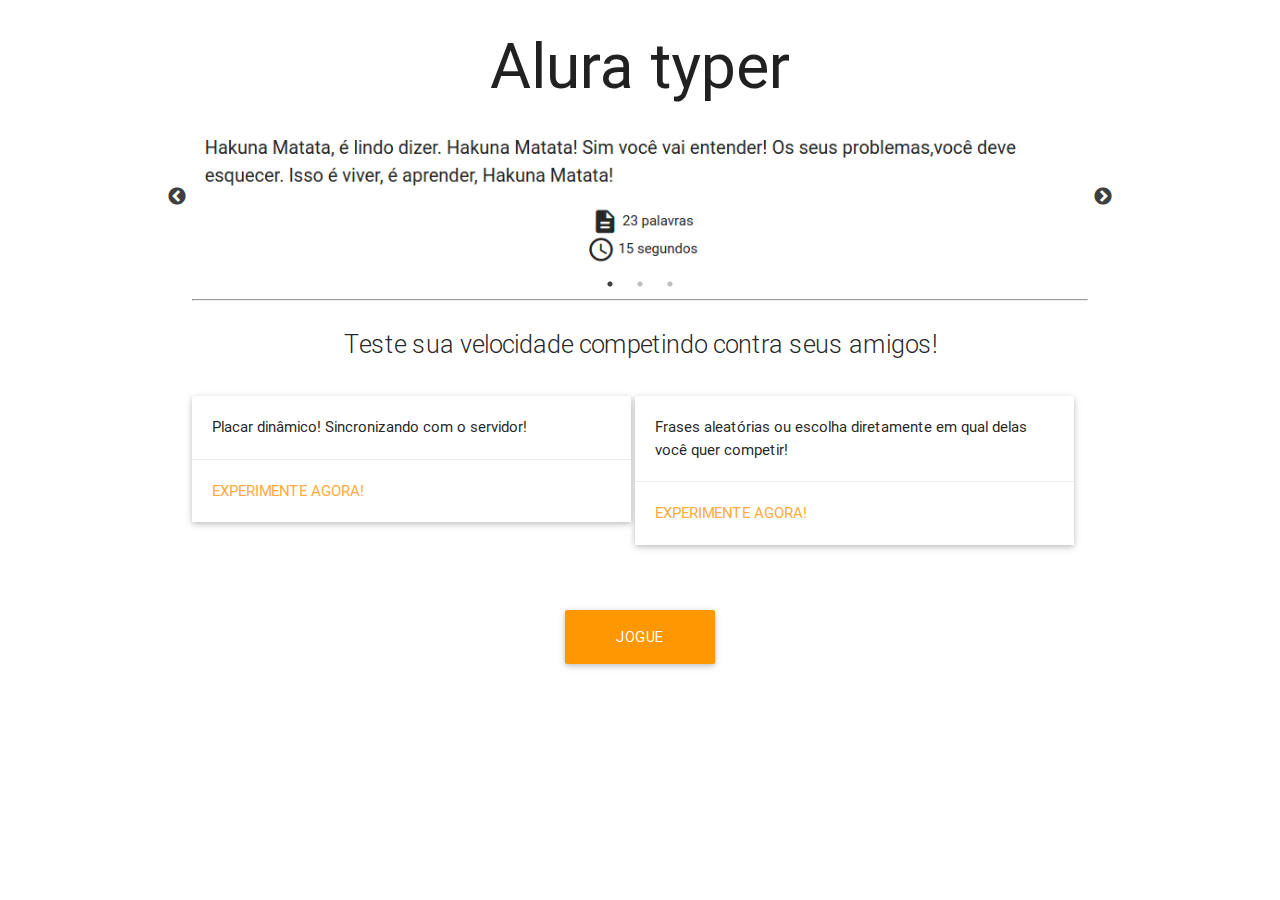
<file: public/index.html>
<!DOCTYPE html>
<html lang="en">

<head>
  <meta charset="UTF-8">
  <title>Alura Typer</title>
  <!--Import materialize.css-->
  <link rel="stylesheet" href="css/libs/materialize.min.css">
  <!-- Import Google Material Icons -->
  <link href="css/libs/google-fonts.css" rel="stylesheet">

  <link rel="stylesheet" type="text/css" href="slick/slick/slick.css" />
  <link rel="stylesheet" type="text/css" href="slick/slick/slick-theme.css" />

  <link href="css/index.css" rel="stylesheet">
  <link rel="icon" type="imagem/png" href="img/17-512.ico" />
  
</head>

<body>
  <section class="container">
    <h1 class="center titulo header">Alura typer</h1>
    <div class="slider">
      <img src="img/slide1.png" class="imagem-jogo">
      <img src="img/slide2.png" class="imagem-jogo">
      <img src="img/slide3.png" class="imagem-jogo">
    </div>
    <hr>
    <p class="flow-text center">Teste sua velocidade competindo contra seus amigos!</p>
    <div class="card">
      <div class="card-image">
        <!-- <img src="images/sample-1.jpg"> -->
      </div>
      <div class="card-content">
        <p>Placar dinâmico! Sincronizando com o servidor!</p>
      </div>
      <div class="card-action">
        <a href="principal.html">Experimente agora!</a>
      </div>
    </div>
    <div class="card">
      <div class="card-image">
        <!-- <img src="img/sl.jpg"> -->
      </div>
      <div class="card-content">
        <p>Frases aleatórias ou escolha diretamente em qual delas você quer competir!</p>
      </div>
      <div class="card-action">
        <a href="principal.html">Experimente agora!</a>
      </div>
    </div>

    <a class="waves-effect waves-light btn-large orange" id="botao-jogue" href="principal.html">Jogue agora!</a>

  </section>

  <script src="js/jquery.js"></script>
  <script src="slick/slick/slick.min.js"></script>
  <script src="js/slider.js"></script>


</body>

</html>
</file>
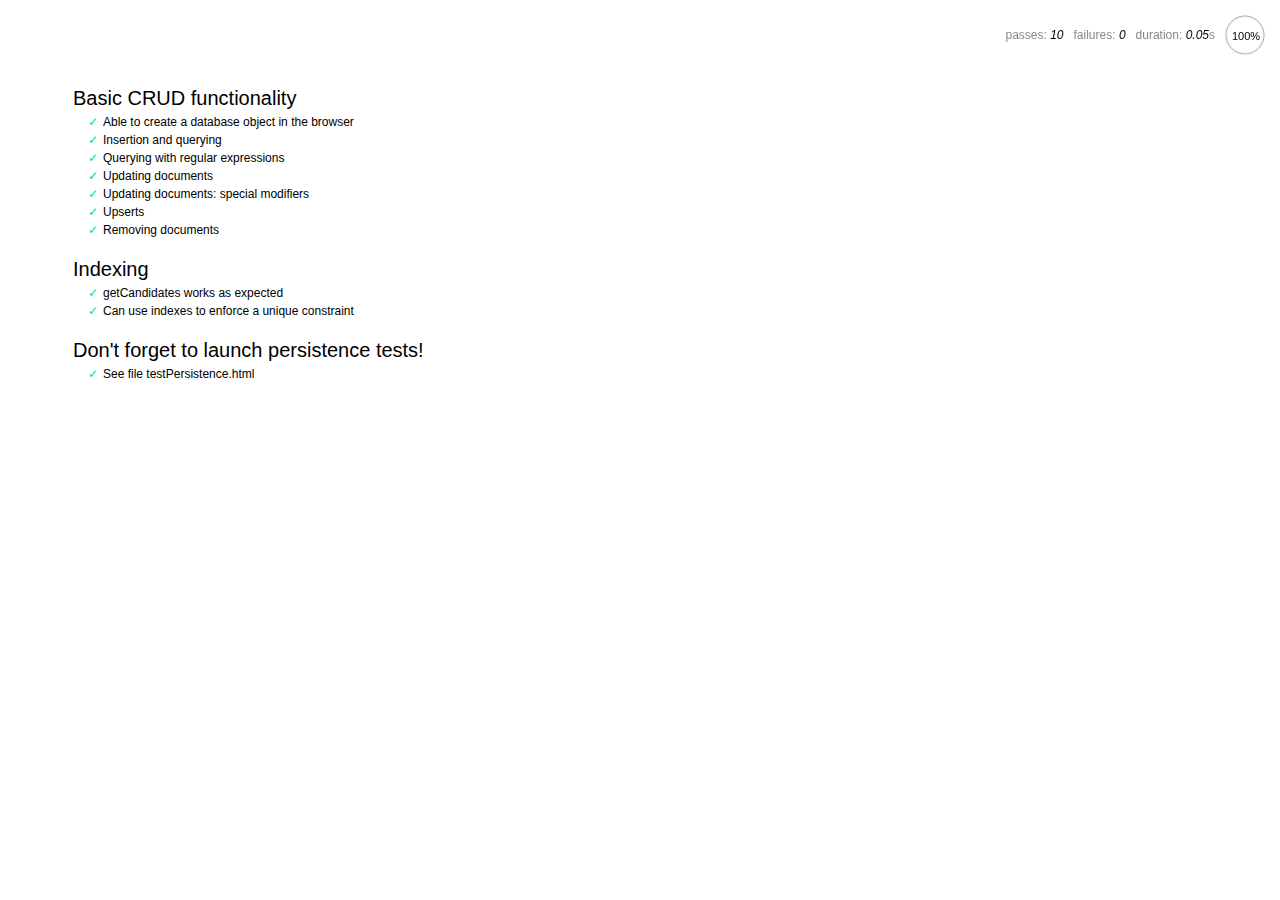
<file: servidor/node_modules/nedb/browser-version/test/index.html>
<!DOCTYPE html>
<html>
<head>
  <meta charset="utf-8">
  <title>Mocha tests for NeDB</title>
  <link rel="stylesheet" href="mocha.css">
</head>
<body>
  <div id="mocha"></div>
  <script src="jquery.min.js"></script>
  <script src="chai.js"></script>
  <script src="underscore.min.js"></script>
  <script src="mocha.js"></script>
  <script>mocha.setup('bdd')</script>
  <script src="../out/nedb.min.js"></script>
  <script src="localforage.js"></script>
  <script src="nedb-browser.js"></script>
  <script>
    mocha.checkLeaks();
    mocha.globals(['jQuery']);
    mocha.run();
  </script>
</body>
</html>
</file>
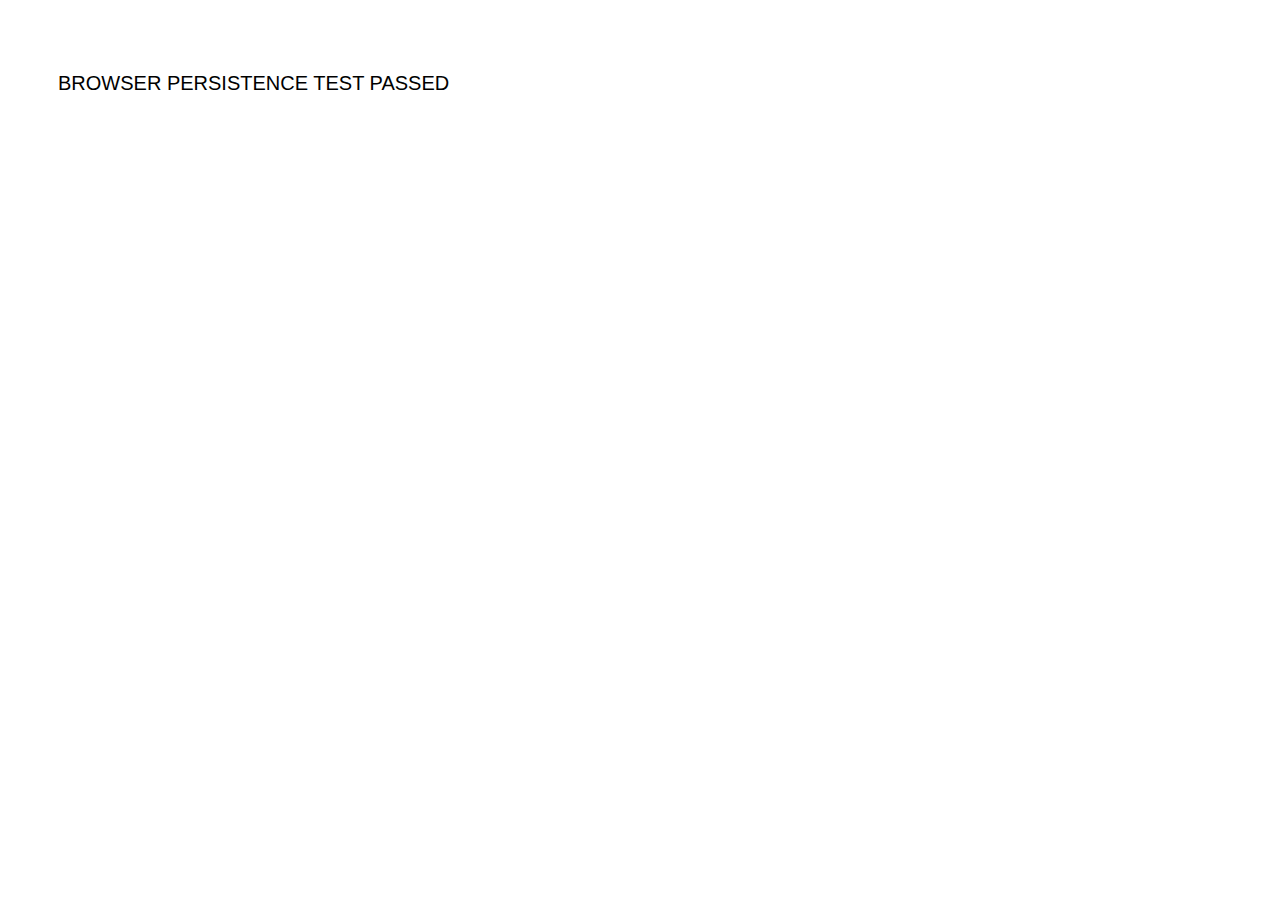
<file: servidor/node_modules/nedb/browser-version/test/testPersistence.html>
<!DOCTYPE html>
<html>
<head>
  <meta charset="utf-8">
  <title>Test NeDB persistence in the browser</title>
  <link rel="stylesheet" href="mocha.css">
</head>
<body>
  <div id="results"></div>
  <script src="../out/nedb.js"></script>
  <script src="./testPersistence.js"></script>
</body>
</html>
</file>
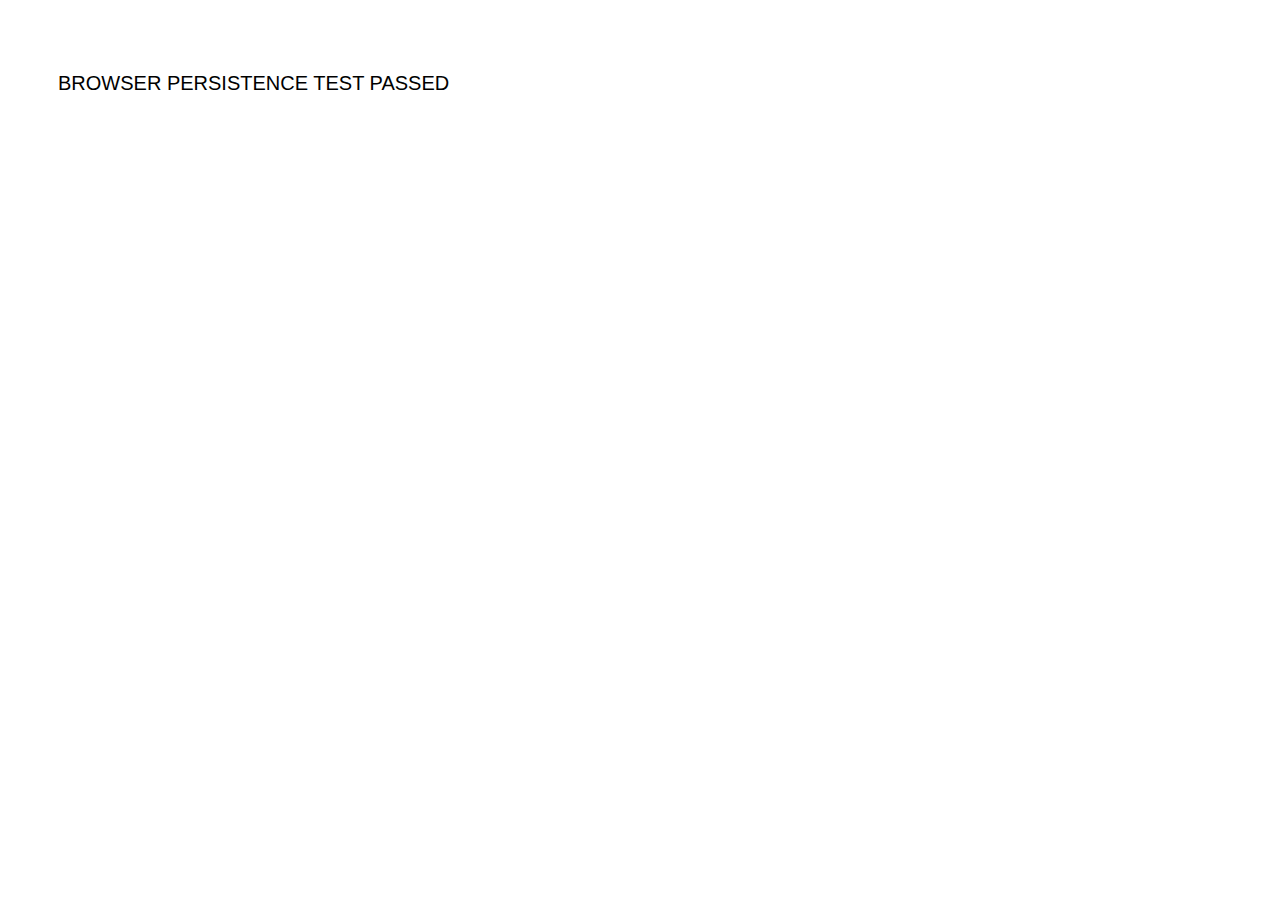
<file: servidor/node_modules/nedb/browser-version/test/testPersistence2.html>
<!DOCTYPE html>
<html>
<head>
  <meta charset="utf-8">
  <title>Test NeDB persistence in the browser - Results</title>
  <link rel="stylesheet" href="mocha.css">
</head>
<body>
  <div id="results"></div>
  <script src="jquery.min.js"></script>
  <script src="../out/nedb.js"></script>
  <script src="./testPersistence2.js"></script>
</body>
</html>
</file>
<file: public/css/libs/google-fonts.css>
/* fallback */
@font-face {
  font-family: 'Material Icons';
  font-style: normal;
  font-weight: 400;
  src: local('../../fonts/Material Icons'), local('../../fonts/MaterialIcons-Regular'), url(https://fonts.gstatic.com/s/materialicons/v17/2fcrYFNaTjcS6g4U3t-Y5ZjZjT5FdEJ140U2DJYC3mY.woff2) format('woff2');
}

.material-icons {
  font-family: 'Material Icons';
  font-weight: normal;
  font-style: normal;
  font-size: 24px;
  line-height: 1;
  letter-spacing: normal;
  text-transform: none;
  display: inline-block;
  white-space: nowrap;
  word-wrap: normal;
  direction: ltr;
  -webkit-font-feature-settings: 'liga';
  -webkit-font-smoothing: antialiased;
}
</file>
<file: servidor/node_modules/nedb/browser-version/test/mocha.css>
@charset "UTF-8";
body {
  font: 20px/1.5 "Helvetica Neue", Helvetica, Arial, sans-serif;
  padding: 60px 50px;
}

#mocha ul, #mocha li {
  margin: 0;
  padding: 0;
}

#mocha ul {
  list-style: none;
}

#mocha h1, #mocha h2 {
  margin: 0;
}

#mocha h1 {
  margin-top: 15px;
  font-size: 1em;
  font-weight: 200;
}

#mocha h1 a {
  text-decoration: none;
  color: inherit;
}

#mocha h1 a:hover {
  text-decoration: underline;
}

#mocha .suite .suite h1 {
  margin-top: 0;
  font-size: .8em;
}

#mocha h2 {
  font-size: 12px;
  font-weight: normal;
  cursor: pointer;
}

#mocha .suite {
  margin-left: 15px;
}

#mocha .test {
  margin-left: 15px;
}

#mocha .test:hover h2::after {
  position: relative;
  top: 0;
  right: -10px;
  content: '(view source)';
  font-size: 12px;
  font-family: arial;
  color: #888;
}

#mocha .test.pending:hover h2::after {
  content: '(pending)';
  font-family: arial;
}

#mocha .test.pass.medium .duration {
  background: #C09853;
}

#mocha .test.pass.slow .duration {
  background: #B94A48;
}

#mocha .test.pass::before {
  content: '✓';
  font-size: 12px;
  display: block;
  float: left;
  margin-right: 5px;
  color: #00d6b2;
}

#mocha .test.pass .duration {
  font-size: 9px;
  margin-left: 5px;
  padding: 2px 5px;
  color: white;
  -webkit-box-shadow: inset 0 1px 1px rgba(0,0,0,.2);
  -moz-box-shadow: inset 0 1px 1px rgba(0,0,0,.2);
  box-shadow: inset 0 1px 1px rgba(0,0,0,.2);
  -webkit-border-radius: 5px;
  -moz-border-radius: 5px;
  -ms-border-radius: 5px;
  -o-border-radius: 5px;
  border-radius: 5px;
}

#mocha .test.pass.fast .duration {
  display: none;
}

#mocha .test.pending {
  color: #0b97c4;
}

#mocha .test.pending::before {
  content: '◦';
  color: #0b97c4;
}

#mocha .test.fail {
  color: #c00;
}

#mocha .test.fail pre {
  color: black;
}

#mocha .test.fail::before {
  content: '✖';
  font-size: 12px;
  display: block;
  float: left;
  margin-right: 5px;
  color: #c00;
}

#mocha .test pre.error {
  color: #c00;
}

#mocha .test pre {
  display: inline-block;
  font: 12px/1.5 monaco, monospace;
  margin: 5px;
  padding: 15px;
  border: 1px solid #eee;
  border-bottom-color: #ddd;
  -webkit-border-radius: 3px;
  -webkit-box-shadow: 0 1px 3px #eee;
}

#report.pass .test.fail {
  display: none;
}

#report.fail .test.pass {
  display: none;
}

#error {
  color: #c00;
  font-size: 1.5  em;
  font-weight: 100;
  letter-spacing: 1px;
}

#stats {
  position: fixed;
  top: 15px;
  right: 10px;
  font-size: 12px;
  margin: 0;
  color: #888;
}

#stats .progress {
  float: right;
  padding-top: 0;
}

#stats em {
  color: black;
}

#stats a {
  text-decoration: none;
  color: inherit;
}

#stats a:hover {
  border-bottom: 1px solid #eee;
}

#stats li {
  display: inline-block;
  margin: 0 5px;
  list-style: none;
  padding-top: 11px;
}

code .comment { color: #ddd }
code .init { color: #2F6FAD }
code .string { color: #5890AD }
code .keyword { color: #8A6343 }
code .number { color: #2F6FAD }
</file>
<file: public/css/index.css>
.card{
	width: 49%;
	display: inline-block;
	vertical-align: top;
}


#botao-jogue{
	width: 150px;
	display: block;
	margin: 50px auto;
}


.slider{
	height: auto;
}
.slick-prev:before, .slick-next:before{
	color: black;
}
</file>
